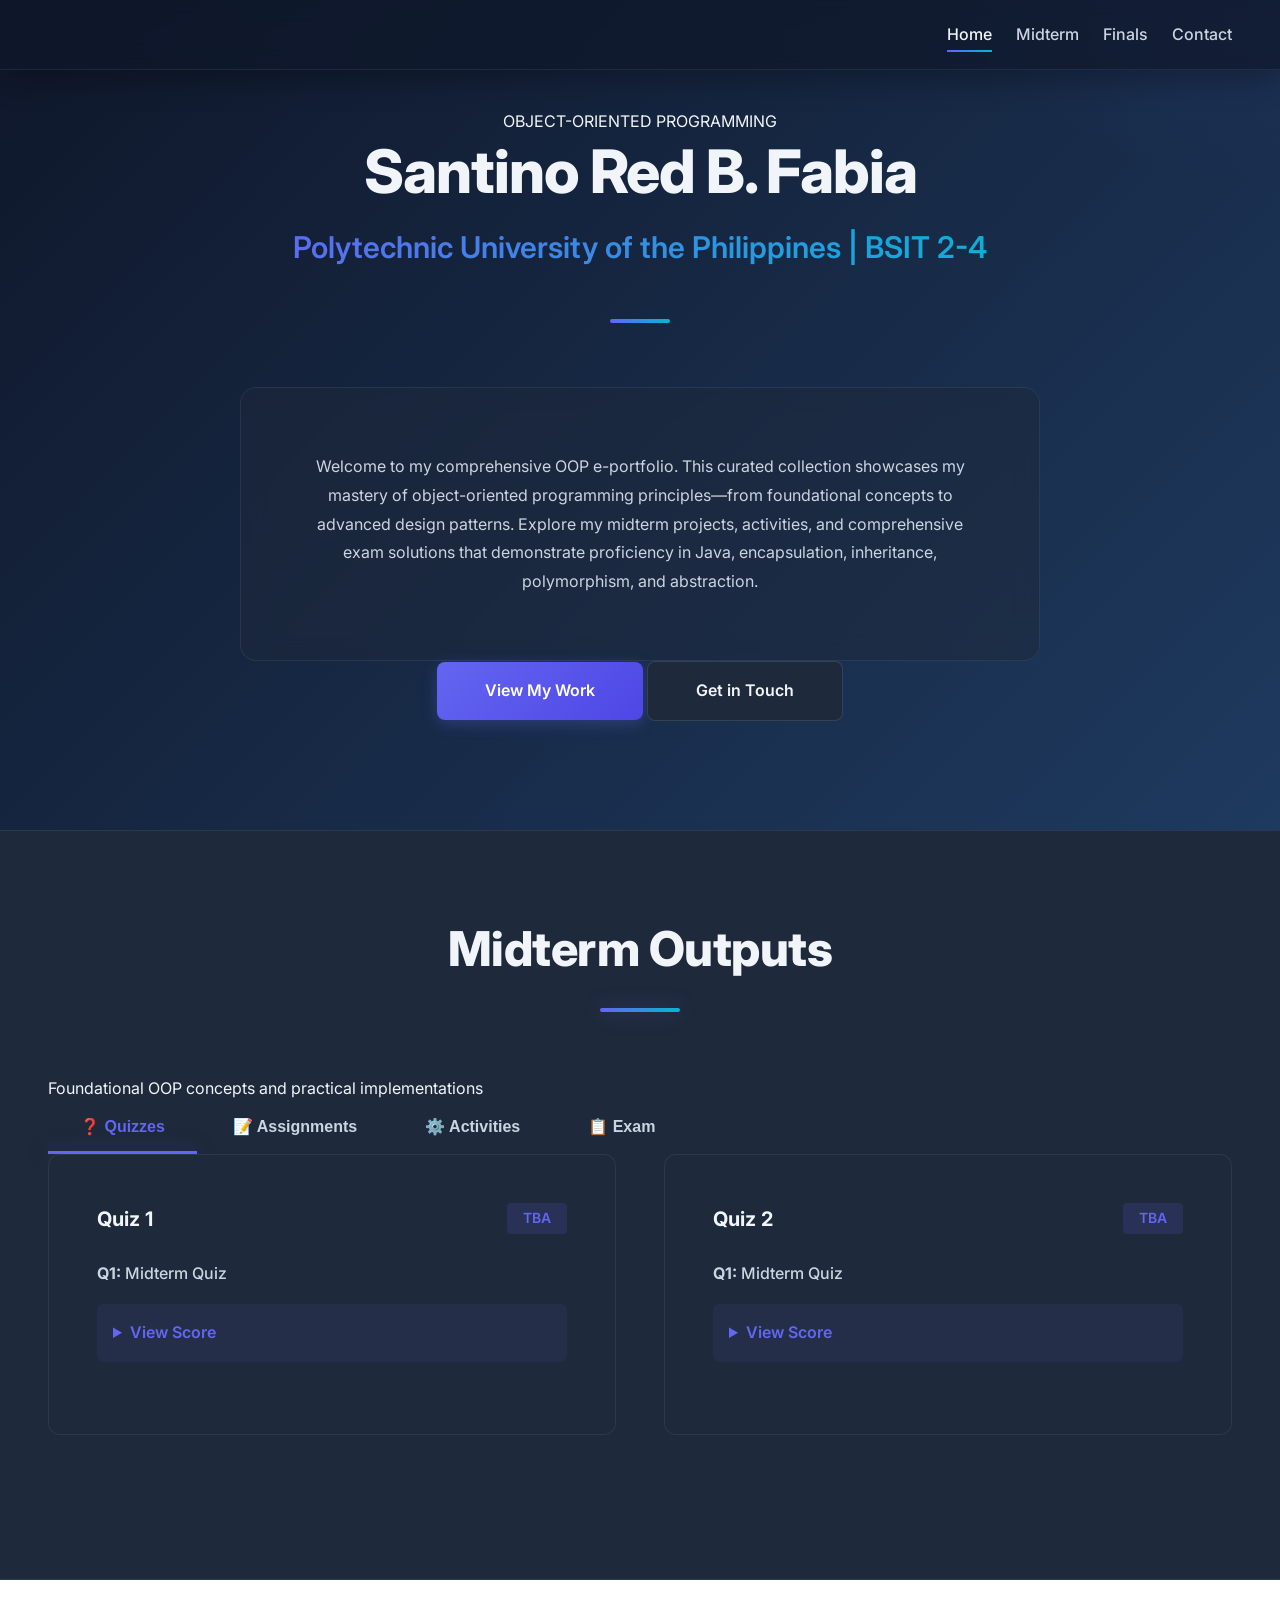
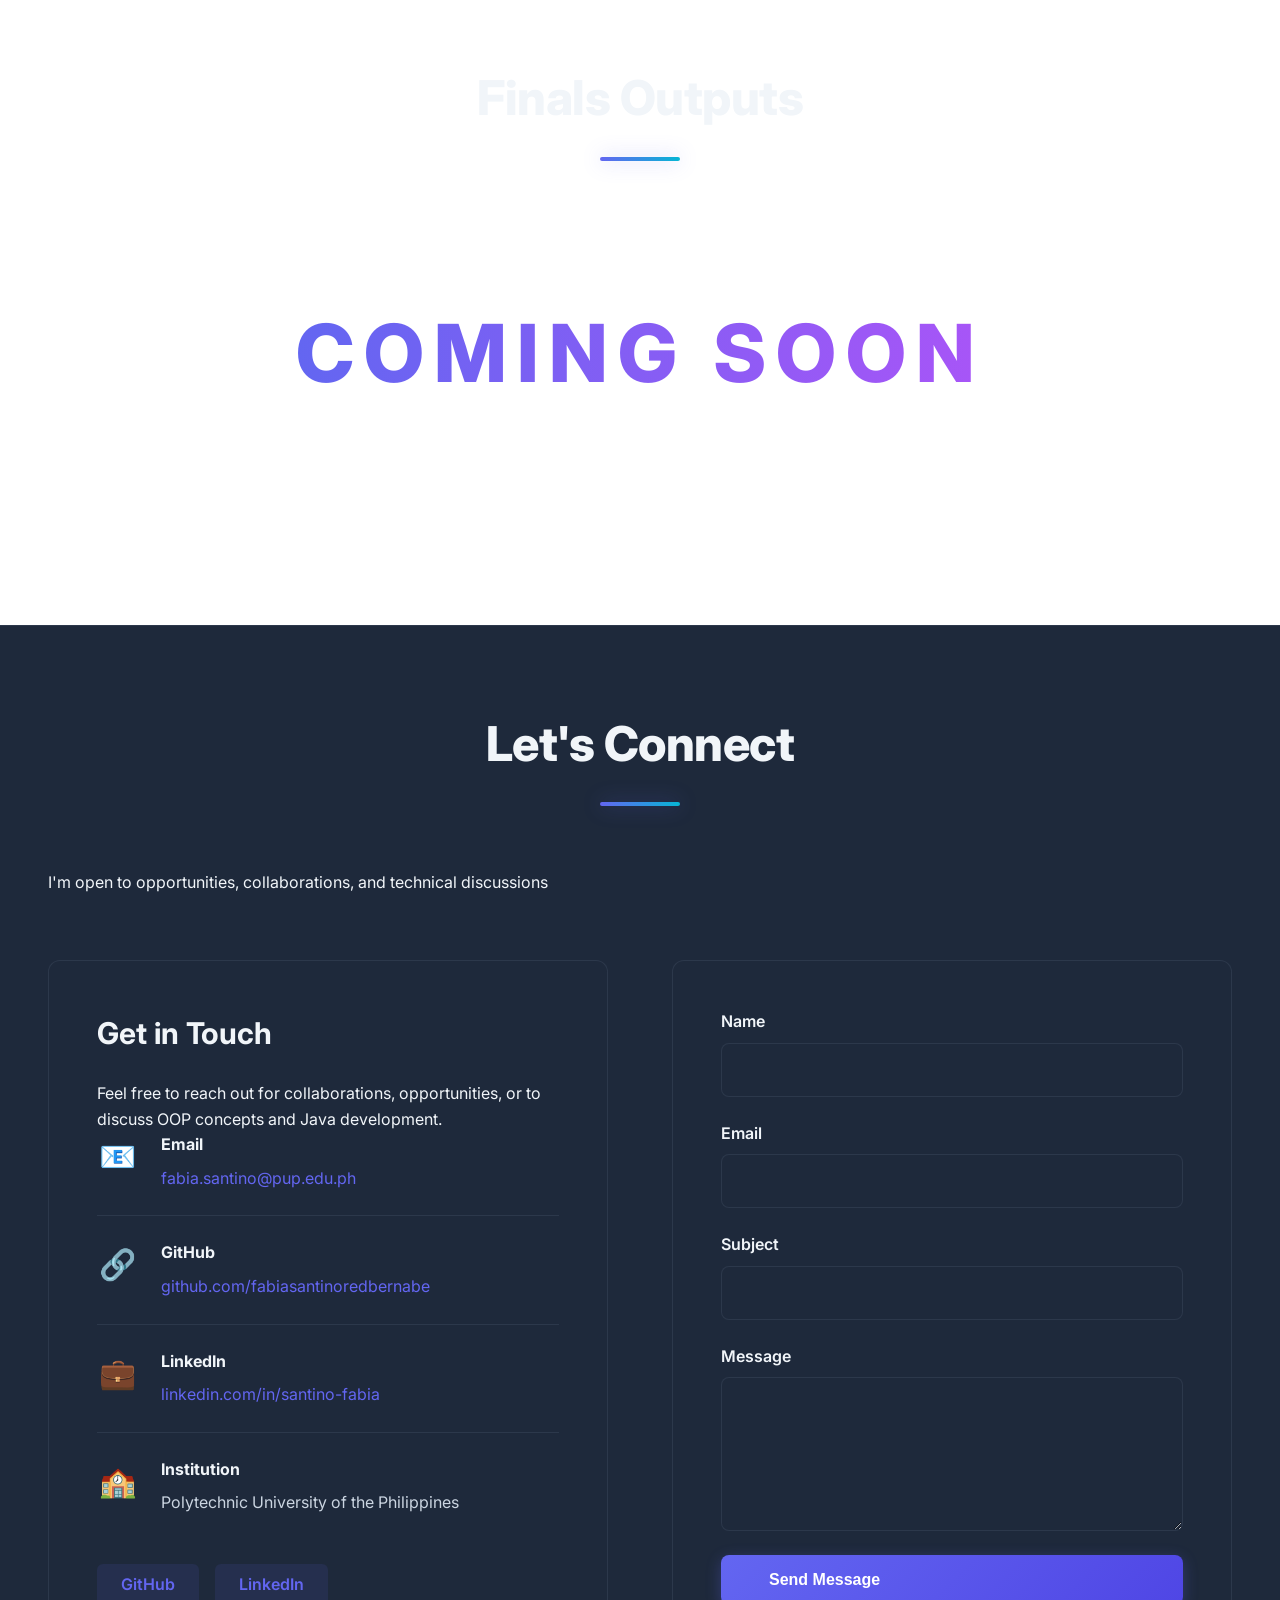
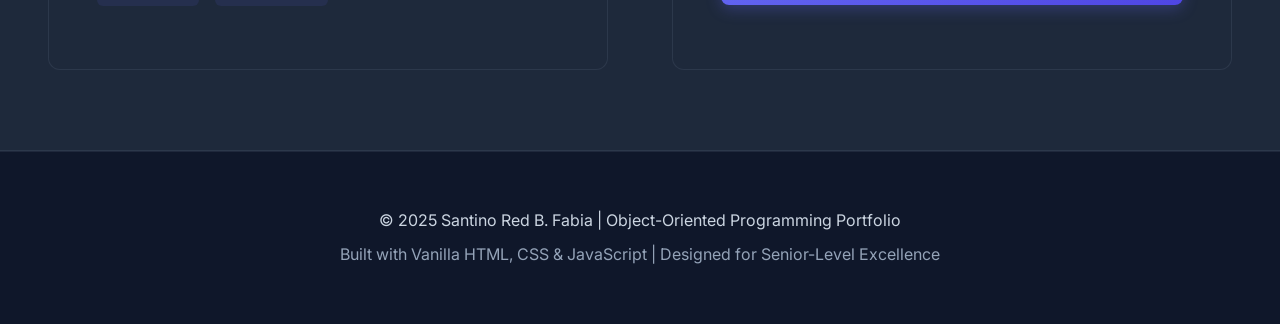
<file: index.html>
<!DOCTYPE html>
<html lang="en">
<head>
    <meta charset="UTF-8">
    <meta name="viewport" content="width=device-width, initial-scale=1.0">
    <title>Santino Red B. Fabia | Senior OOP Portfolio</title>
    <link rel="stylesheet" href="cssweb.css">
    <link rel="preconnect" href="https://fonts.googleapis.com">
    <link rel="preconnect" href="https://fonts.gstatic.com" crossorigin>
    <link href="https://fonts.googleapis.com/css2?family=Inter:wght@300;400;500;600;700;800&family=JetBrains+Mono:wght@400;500;600&display=swap" rel="stylesheet">
</head>
<body>
    <!-- Scroll Progress Bar -->
    <div class="scroll-progress" id="scrollProgress"></div>

    <!-- Navigation -->
    <nav class="navbar" id="navbar">
        <div class="nav-container">
            <a href="#home" class="nav-logo"></a>
            
            <button class="nav-toggle" id="navToggle" aria-label="Toggle navigation">
                <span class="hamburger-line"></span>
                <span class="hamburger-line"></span>
                <span class="hamburger-line"></span>
            </button>
            
            <ul class="nav-menu" id="navMenu">
                <li><a href="#home" class="nav-link active">Home</a></li>
                <li><a href="#midterm" class="nav-link">Midterm</a></li>
                <li><a href="#final" class="nav-link">Finals</a></li>
                <li><a href="#contact" class="nav-link">Contact</a></li>
            </ul>
        </div>
    </nav>

    <!-- Hero Section -->
    <section id="home" class="section hero">
        <div class="container">
            <div class="hero-content">
                <div class="hero-badge">OBJECT-ORIENTED PROGRAMMING</div>
                <h1 class="hero-title">Santino Red B. Fabia</h1>
                <p class="hero-subtitle">Polytechnic University of the Philippines | BSIT 2-4</p>
                
                <div class="hero-divider"></div>
                
                <div class="intro-card">
                    <p class="intro-text">
                        Welcome to my comprehensive OOP e-portfolio. This curated collection showcases my mastery of object-oriented programming principles—from foundational concepts to advanced design patterns. Explore my midterm projects, activities, and comprehensive exam solutions that demonstrate proficiency in Java, encapsulation, inheritance, polymorphism, and abstraction.
                    </p>
                </div>

                <div class="hero-cta">
                    <a href="#midterm" class="btn btn-primary">View My Work</a>
                    <a href="#contact" class="btn btn-secondary">Get in Touch</a>
                </div>

            </div>
        </div>
    </section>

    <!-- Midterm Section -->
    <section id="midterm" class="section section-midterm">
        <div class="container">
            <div class="section-header">
                <h2 class="section-title">Midterm Outputs</h2>
                <p class="section-subtitle">Foundational OOP concepts and practical implementations</p>
            </div>

            <!-- Tabs Navigation -->
            <div class="tabs-container">
                <div class="tabs-nav" role="tablist">
                    <button class="tab-btn active" data-tab="quizzes" role="tab" aria-selected="true" aria-controls="quizzes">
                        <span class="tab-icon">❓</span>
                        Quizzes
                    </button>
                    <button class="tab-btn" data-tab="assignments" role="tab" aria-selected="false" aria-controls="assignments">
                        <span class="tab-icon">📝</span>
                        Assignments
                    </button>
                    <button class="tab-btn" data-tab="activities" role="tab" aria-selected="false" aria-controls="activities">
                        <span class="tab-icon">⚙️</span>
                        Activities
                    </button>
                    <button class="tab-btn" data-tab="exam" role="tab" aria-selected="false" aria-controls="exam">
                        <span class="tab-icon">📋</span>
                        Exam
                    </button>
                </div>

                <!-- Quizzes Tab -->
                <div id="quizzes" class="tab-content active" role="tabpanel" aria-labelledby="quizzes">
                    <div class="content-grid">
                        <article class="card card-quiz">
                            <div class="card-header">
                                <h3 class="card-title">Quiz 1</h3>
                                <span class="card-badge">TBA</span>
                            </div>
                            
                            <div class="qa-container">
                                <div class="qa-item">
                                    <p class="qa-question"><strong>Q1:</strong> Midterm Quiz</p>
                                    <details class="qa-details">
                                        <summary>View Score</summary>
                                        <div class="qa-answer">
                                            <p><strong>Score: 0/30</strong></p>
                                        </div>
                                    </details>
                                </div>
                            </div>
                        </article>

                        <article class="card card-quiz">
                            <div class="card-header">
                                <h3 class="card-title">Quiz 2</h3>
                                <span class="card-badge">TBA</span>
                            </div>
                            
                            <div class="qa-container">
                                <div class="qa-item">
                                    <p class="qa-question"><strong>Q1:</strong> Midterm Quiz</p>
                                    <details class="qa-details">
                                        <summary>View Score</summary>
                                        <div class="qa-answer">
                                            <p><strong>Score: 0/30</strong></p>
                                        </div>
                                    </details>
                                </div>
                            </div>
                        </article>
                    </div>
                </div>

                <!-- Assignments Tab -->
                <div id="assignments" class="tab-content" role="tabpanel" aria-labelledby="assignments">
                    <div class="content-grid">
                        <article class="card card-assignment">
                            <div class="card-header">
                                <h3 class="card-title">Assignment 1: Introduction to Java</h3>
                                <span class="card-badge">Implementation</span>
                            </div>
                            
                            <p class="card-description"><strong>Task:</strong> Tackle the different questions as you venture to understand the world of java.</p>
                            
                            <div class="image-preview-container">
                                <div class="image-preview-wrapper">
                                    <img src="MA1p1.png" class="image-preview" alt="Assignment preview">
                                </div>
                                <div class="image-preview-wrapper">
                                    <img src="MA1p2.png" class="image-preview" alt="Assignment preview">
                                </div>
                                <div class="image-preview-wrapper">
                                    <img src="Ma1p3.png" class="image-preview" alt="Assignment preview">
                                </div>
                            </div>

                            <div class="file-status-container" id="fileStatusContainer" style="display: none;">
                                <div class="file-info">
                                    <span class="file-icon">📎</span>
                                    <div class="file-details">
                                        <p class="file-name" id="fileName"></p>
                                        <p class="file-size" id="fileSize"></p>
                                    </div>
                                </div>
                                <button type="button" class="btn-icon btn-remove-file" id="removeFileBtn" aria-label="Remove file">
                                    <span>✕</span>
                                </button>
                            </div>
                            
                            <div class="explanation-box">
                                <h4>Reflection</h4>
                                <ul class="concept-list">
                                    <li><strong></strong> Researching and analyzing my findings about the different traits and uses of java in our industry makes it more enjoyable and fun to look forward to what im going to learn in this course.</li>
                                </ul>
                            </div>
                        </article>

                        <article class="card card-assignment">
                            <div class="card-header">
                                <h3 class="card-title">Assignment 2: About Me</h3>
                                <span class="card-badge">Advanced</span>
                            </div>
                            
                            <p class="card-description"><strong>Task:</strong> Make an Introduction of yourself using the template provided.</p>
                            
                            <div class="image-preview-container">
                                <div class="image-preview-wrapper">
                                    <img src="AM.png" class="image-preview" alt="Assignment preview">
                                </div>
                            </div>

                            <div class="file-status-container" id="fileStatusContainer2" style="display: none;">
                                <div class="file-info">
                                    <span class="file-icon">📎</span>
                                    <div class="file-details">
                                        <p class="file-name" id="fileName2"></p>
                                        <p class="file-size" id="fileSize2"></p>
                                    </div>
                                </div>
                                <button type="button" class="btn-icon btn-remove-file" aria-label="Remove file">
                                    <span>✕</span>
                                </button>
                            </div>
                            
                            <div class="explanation-box">
                                <h4>Reflection</h4>
                                <ul class="concept-list">
                                    <li><strong></strong> Reflecting on three personal adjectives and my goals for the year gave me a great opportunity to hit the reset button. It was a helpful way to check in with myself and look forward to the months ahead.</li>
                                </ul>
                            </div>
                        </article>
                    </div>
                </div>

                <!-- Activities Tab -->
                <div id="activities" class="tab-content" role="tabpanel" aria-labelledby="activities">
                    <div class="activities-grid">
                        <!-- Activity 1 -->
                        <article class="card card-activity">
                            <div class="card-header">
                                <h3 class="card-title">Midterm Activity 1: Variables</h3>
                                <span class="card-badge">Lesson 1</span>
                            </div>
                            
                            <p class="card-description">Instruction:</p>
                            <p class="card-description">• Carefully analyze the given Java program.</p>
                            <p class="card-description">• Trace the references and memory changes step-by-step.</p>
                            <p class="card-description">• Complete all required tables and questions.</p>
                            <p class="card-description">• Show your logical reasoning where necessary.</p>
                            <p class="card-description">• Write your answers in a yellow paper (handwritten).</p>
                            <p class="card-description">• Take a clear photo or scan of your work.</p>
                            <p class="card-description">• Upload your file in Canvas on or before the deadline.</p>
                            <p class="card-description">• Submission Format: Section_LastName_FirstName_CodeAnalysisActivity#1.pdf </p>

                            <div class="image-preview-container">
                                <div class="image-preview-wrapper">
                                    <img src="MAC1p1.png" class="image-preview" alt="Assignment preview">
                                </div>
                                <div class="image-preview-wrapper">
                                    <img src="MAC1p2.png" class="image-preview" alt="Assignment preview">
                                </div>
                            </div>
                            
                            <div class="explanation-box">
                                <h4>Reflection</h4>
                                <ul class="concept-list">
                                    <li><strong>Learning about variables in OOP made me realize how important they are in organizing data inside a program. I learned that variables inside a class (fields or attributes) represent the state of an object, and they help define what an object "knows" about itself.</strong></li>
                                </ul>
                            </div>
                        </article>

                        <!-- Activity 2 -->
                        <article class="card card-activity">
                            <div class="card-header">
                                <h3 class="card-title">Midterm Activity 2: Operators</h3>
                                <span class="card-badge">Lesson 2</span>
                            </div>
                            
                            <p class="card-description">Instructions:</p>
                            <p class="card-description">1. Create a Java program based on the questions.</p>
                            <p class="card-description">2. Follow the exact required output shown in the question.</p>
                            <p class="card-description">3. You must use the specific operator required in each number.</p>
                            <p class="card-description">4. Do NOT hardcode the final answers (e.g., System.out.println(86); without computation is not allowed).</p>
                            <p class="card-description">5. Show proper use of variables and correct operator usage.</p>
                            <p class="card-description">6. Follow proper Java syntax, indentation, and naming conventions.</p>
                            <p class="card-description">7. Use System.out.println() for displaying output.</p>
                            <p class="card-description">8. Screenshot the code and the output.</p>
                            <p class="card-description">9. Compile and run your program to verify correctness before submission.</p>
                            <p class="card-description">10. Submission Format: Section_LastName_FirstName_OperatorsActivity#2.pdf</p>

                            <div class="image-preview-container">
                                <div class="image-preview-wrapper">
                                    <img src="MAC2p1.png" class="image-preview" alt="Assignment preview">
                                </div>
                                <div class="image-preview-wrapper">
                                    <img src="MAC2p2.png" class="image-preview" alt="Assignment preview">
                                </div>
                            </div>
                         
                            <div class="explanation-box">
                                <h4>Reflections</h4>
                                <ul class="concept-list">
                                    <li><strong>In this lesson about operators in Java within Object-Oriented Programming, I learned how different types of operators such as arithmetic, relational, logical, and assignment operators are used to perform operations on variables and control program flow. I realized that operators are essential in implementing logic inside methods and classes, making programs more dynamic and functional.</strong></li>
                                </ul>
                            </div>
                        </article>

                        <!-- Activity 3 -->
                        <article class="card card-activity">
                            <div class="card-header">
                                <h3 class="card-title">Midterm Activity 3: ATM with Transfer Feature</h3>
                                <span class="card-badge">Lesson 3</span>
                            </div>

                            <p class="card-description">Program Requirements</p>
                            <p class="card-description">1. Create a Java program named ATMWithdrawalLimit.</p>
                            <p class="card-description">2. Assume the initial balance is 9,000 pesos.</p>
                            <p class="card-description">===== ATM MENU ===== 1. Check Balance &nbsp; 2. Deposit &nbsp; 3. Withdraw &nbsp; 4. Exit</p>
                            <p class="card-description">Withdrawal Rules: Maximum withdrawal per transaction: 3,000 pesos. If exceeded, display: Withdrawal Limit Exceeded.</p>
                            <p class="card-description">Use: if-else statements, switch statement, do-while loop.</p>

                            <div class="image-preview-container">
                                <div class="image-preview-wrapper">
                                    <img src="MAC3p1.png" class="image-preview" alt="Assignment preview">
                                </div>
                                <div class="image-preview-wrapper">
                                    <img src="MAC3p2.png" class="image-preview" alt="Assignment preview">
                                </div>
                            </div>

                            <div class="explanation-box">
                                <h4>Reflections</h4>
                                <ul class="concept-list">
                                    <li><strong>In this lesson, I learned how control flow statements like if-else, switch, and do-while loops help manage the behavior of a Java program. The if-else statement allows me to make decisions based on conditions, while the switch statement provides a cleaner way to handle multiple possible values of a variable. I also learned that the do-while loop ensures that a block of code runs at least once before checking the condition, which is useful in certain situations. Overall, these concepts improved my understanding of how to control the flow of execution and make programs more interactive and logical.</strong></li>
                                </ul>
                            </div>
                        </article>

                        <!-- Activity 4 -->
                        <article class="card card-activity">
                            <div class="card-header">
                                <h3 class="card-title">Midterm Activity 4: Student Library Borrowing System with Penalty Counter</h3>
                                <span class="card-badge">Lesson 4</span>
                            </div>

                            <p class="card-description">Objective: Create a Java program that simulates a student payment system using decision structures, loops, and user-defined validation.</p>
                            <p class="card-description">1. Create a Java program named StudentPaymentSystemLastName.</p>
                            <p class="card-description">2. Ask the user to input: Student Name, Student ID, Total Tuition Fee.</p>
                            <p class="card-description">3. Display the ===== PAYMENT MENU ===== with options: 1. Pay Tuition &nbsp; 2. Check Balance &nbsp; 3. Apply Discount &nbsp; 4. Exit</p>
                            <p class="card-description">General Rules: Use switch statement for menu options, do-while loop until Exit, nested if statements for validation, and a counter variable to track transactions.</p>
                            <p class="card-description">Additional Conditions: Prevent negative balance, prevent multiple discount applications, show "No remaining balance" if fully paid.</p>

                            <div class="image-preview-container">
                                <div class="image-preview-wrapper">
                                    <img src="MAC4p1.png" class="image-preview" alt="Assignment preview">
                                </div>
                                <div class="image-preview-wrapper">
                                    <img src="MAC4p2.png" class="image-preview" alt="Assignment preview">
                                </div>
                            </div>

                            <div class="explanation-box">
                                <h4>Reflections</h4>
                                <ul class="concept-list">
                                    <li><strong>In this lesson, I learned how to combine different control structures to create a more functional and user-friendly payment system program. Using a switch statement to process menu options made the program more organized and easier to manage. The do-while loop helped ensure that the program continues running until the user chooses to exit, making it more interactive. I also understood how nested if statements are useful for validating user input and handling different conditions properly. Additionally, using a counter variable allowed me to track the number of transactions, which adds more control and monitoring to the program. Overall, this lesson strengthened my ability to design structured and efficient programs.</strong></li>
                                </ul>
                            </div>
                        </article>

                        <!-- Activity 5 -->
                        <article class="card card-activity">
                            <div class="card-header">
                                <h3 class="card-title">Midterm Activity 5: Personal Expense Tracker</h3>
                                <span class="card-badge">Lesson 5</span>
                            </div>

                            <p class="card-description">Instructions:</p>
                            <p class="card-description">1. Create a Java program named ExpenseTrackerLastName.</p>
                            <p class="card-description">2. Implement the following methods: a void method for the program title; a non-void method to calculate total expenses (food, transportation, other); a non-void method to check if total exceeds budget; a void method to display total and budget status.</p>
                            <p class="card-description">3. In the main method, call all created methods and display the final output clearly.</p>
                            <p class="card-description">4. Use appropriate method names, parameters, and return types.</p>
                            <p class="card-description">5. Add at least TWO enhancements: accept user input, add another expense category, compute remaining budget, or display a personalized message.</p>
                            <p class="card-description">6. Ensure your program compiles without errors and produces correct output.</p>

                            <div class="image-preview-container">
                                <div class="image-preview-wrapper">
                                    <img src="MAC5p1.png" class="image-preview" alt="Assignment preview">
                                </div>
                                <div class="image-preview-wrapper">
                                    <img src="MAC5p2.png" class="image-preview" alt="Assignment preview">
                                </div>
                            </div>

                            </div>

                            <div class="explanation-box">
                                <h4>Reflections</h4>
                                <ul class="concept-list">
                                    <li><strong>I learned about methods in Java, including the difference between void and non-void methods. A void method performs a task without returning a value, while a non-void method returns a result that can be used in other parts of the program. I also understood the importance of method names, which should clearly describe the purpose of the method, as well as parameters that allow data to be passed into a method. Learning about return types helped me see how methods can produce outputs and make programs more modular and reusable. Overall, this lesson improved my understanding of how to organize code using methods in Object-Oriented Programming.</strong></li>
                                </ul>
                            </div>
                        </article>
                    </div>
                </div>

                <!-- Exam Tab -->
                <div id="exam" class="tab-content" role="tabpanel" aria-labelledby="exam">
                    <article class="card card-exam">
                        <div class="card-header">
                            <h3 class="card-title">Midterm Exam</h3>
                            <span class="card-badge">Comprehensive</span>
                        </div>
                        
                        <p class="card-description">Scores are to be released yet.</p>
                        <p class="card-description">-/100</p>
                        
                        <div class="reflection-box">
                            <h4>Exam Overview & Analysis</h4>
                            <p>This midterm examination challenged me to synthesize multiple OOP concepts into a cohesive, real-world understanding. Key accomplishments include:</p>
                            <ul class="concept-list">
                                <li><strong>Conceptual Mastery:</strong> Deep understanding of encapsulation, inheritance, polymorphism, and abstraction</li>
                                <li><strong>Practical Application:</strong> Ability to design and implement complex class hierarchies</li>
                                <li><strong>Problem Solving:</strong> Critical thinking in addressing design challenges</li>
                                <li><strong>Code Quality:</strong> Writing clean, maintainable, and efficient solutions</li>
                                <li><strong>Design Patterns:</strong> Recognition and implementation of common OOP patterns</li>
                                <li><strong>Best Practices:</strong> Following industry-standard conventions and methodologies</li>
                            </ul>
                            <p><strong>Key Takeaways:</strong> This examination reinforced the importance of understanding not just syntax, but the philosophical underpinnings of object-oriented design. The ability to model real-world entities as classes and establish meaningful relationships between them is fundamental to writing professional-grade software.</p>
                        </div>
                    </article>
                </div>
            </div>
        </div>
    </section>

    <!-- Finals Section -->
    <section id="final" class="section section-final">
        <div class="container">
            <h2 class="section-title">Finals Outputs</h2>
            
            <div class="coming-soon-container">
                <div class="coming-soon-card">
                    <h1 class="big-coming-soon">COMING SOON</h1>
                </div>
            </div>
        </div>
    </section>

    <!-- Contact Section -->
    <section id="contact" class="section section-contact">
        <div class="container">
            <div class="section-header">
                <h2 class="section-title">Let's Connect</h2>
                <p class="section-subtitle">I'm open to opportunities, collaborations, and technical discussions</p>
            </div>

            <div class="contact-grid">
                <div class="contact-info-card">
                    <h3>Get in Touch</h3>
                    <p>Feel free to reach out for collaborations, opportunities, or to discuss OOP concepts and Java development.</p>
                    
                    <div class="contact-items">
                        <div class="contact-item">
                            <span class="contact-icon">📧</span>
                            <div>
                                <strong>Email</strong>
                                <a href="mailto:fabia.santino@pup.edu.ph">fabia.santino@pup.edu.ph</a>
                            </div>
                        </div>
                        
                        <div class="contact-item">
                            <span class="contact-icon">🔗</span>
                            <div>
                                <strong>GitHub</strong>
                                <a href="https://github.com" target="_blank" rel="noopener noreferrer">github.com/fabiasantinoredbernabe</a>
                            </div>
                        </div>
                        
                        <div class="contact-item">
                            <span class="contact-icon">💼</span>
                            <div>
                                <strong>LinkedIn</strong>
                                <a href="https://linkedin.com" target="_blank" rel="noopener noreferrer">linkedin.com/in/santino-fabia</a>
                            </div>
                        </div>
                        
                        <div class="contact-item">
                            <span class="contact-icon">🏫</span>
                            <div>
                                <strong>Institution</strong>
                                <p>Polytechnic University of the Philippines</p>
                            </div>
                        </div>
                    </div>

                    <div class="social-links">
                        <a href="https://github.com" class="social-icon" aria-label="GitHub" target="_blank" rel="noopener noreferrer">
                            <span>GitHub</span>
                        </a>
                        <a href="https://linkedin.com" class="social-icon" aria-label="LinkedIn" target="_blank" rel="noopener noreferrer">
                            <span>LinkedIn</span>
                        </a>
                    </div>
                </div>

                <form class="contact-form" id="contactForm" aria-label="Contact form">
                    <div class="form-group">
                        <label for="name">Name</label>
                        <input type="text" id="name" name="name" required aria-required="true">
                    </div>
                    
                    <div class="form-group">
                        <label for="email">Email</label>
                        <input type="email" id="email" name="email" required aria-required="true">
                    </div>
                    
                    <div class="form-group">
                        <label for="subject">Subject</label>
                        <input type="text" id="subject" name="subject" required aria-required="true">
                    </div>
                    
                    <div class="form-group">
                        <label for="message">Message</label>
                        <textarea id="message" name="message" rows="6" required aria-required="true"></textarea>
                    </div>
                    
                    <button type="submit" class="btn btn-primary btn-full">Send Message</button>
                    <p class="form-note" id="formNote"></p>
                </form>
            </div>
        </div>
    </section>

    <!-- Footer -->
    <footer class="footer">
        <div class="container">
            <div class="footer-content">
                <p>&copy; 2025 Santino Red B. Fabia | Object-Oriented Programming Portfolio</p>
                <p class="footer-note">Built with Vanilla HTML, CSS & JavaScript | Designed for Senior-Level Excellence</p>
            </div>
        </div>
    </footer>

    <script src="jsweb.js"></script>
</body>
</html>
</file>
<file: cssweb.css>
/* ========================================
   MODERN DARK THEME - SENIOR PROFESSIONAL
   Design System: Slate, Charcoal, Electric Indigo
   ======================================== */

:root {
    /* Color Palette */
    --color-bg-primary: #0f172a;
    --color-bg-secondary: #1a2847;
    --color-bg-tertiary: #1e3a5f;
    --color-surface: #1e293b;
    --color-surface-hover: #334155;
    
    --color-primary: #6366f1;
    --color-primary-light: #818cf8;
    --color-primary-dark: #4f46e5;
    
    --color-accent: #06b6d4;
    --color-accent-light: #22d3ee;
    
    --color-text-primary: #f1f5f9;
    --color-text-secondary: #cbd5e1;
    --color-text-tertiary: #94a3b8;
    
    --color-border: rgba(148, 163, 184, 0.12);
    --color-border-light: rgba(148, 163, 184, 0.2);
    
    --color-success: #10b981;
    --color-warning: #f59e0b;
    --color-error: #ef4444;
    
    /* Spacing Scale */
    --space-xs: 0.25rem;
    --space-sm: 0.5rem;
    --space-md: 1rem;
    --space-lg: 1.5rem;
    --space-xl: 2rem;
    --space-2xl: 3rem;
    --space-3xl: 4rem;
    --space-4xl: 5rem;
    
    /* Typography */
    --font-sans: 'Inter', -apple-system, BlinkMacSystemFont, 'Segoe UI', sans-serif;
    --font-mono: 'JetBrains Mono', 'Fira Code', 'Courier New', monospace;
    
    /* Font Sizes - Fluid Typography */
    --text-xs: clamp(0.75rem, 2vw, 0.875rem);
    --text-sm: clamp(0.875rem, 2.5vw, 1rem);
    --text-base: clamp(1rem, 3vw, 1.125rem);
    --text-lg: clamp(1.125rem, 3.5vw, 1.25rem);
    --text-xl: clamp(1.25rem, 4vw, 1.5rem);
    --text-2xl: clamp(1.5rem, 5vw, 1.875rem);
    --text-3xl: clamp(1.875rem, 6vw, 2.25rem);
    --text-4xl: clamp(2.25rem, 7vw, 3rem);
    --text-5xl: clamp(3rem, 10vw, 3.75rem);
    
    /* Effects */
    --shadow-sm: 0 1px 2px 0 rgba(0, 0, 0, 0.05);
    --shadow-md: 0 4px 6px -1px rgba(0, 0, 0, 0.1);
    --shadow-lg: 0 10px 15px -3px rgba(0, 0, 0, 0.1);
    --shadow-xl: 0 20px 25px -5px rgba(0, 0, 0, 0.1);
    --shadow-2xl: 0 25px 50px -12px rgba(0, 0, 0, 0.25);
    
    --blur-sm: blur(4px);
    --blur-md: blur(12px);
    --blur-lg: blur(20px);
    
    /* Transitions */
    --transition-fast: 150ms cubic-bezier(0.4, 0, 0.2, 1);
    --transition-base: 300ms cubic-bezier(0.4, 0, 0.2, 1);
    --transition-slow: 500ms cubic-bezier(0.4, 0, 0.2, 1);
    
    /* Z-index Scale */
    --z-base: 0;
    --z-dropdown: 100;
    --z-sticky: 200;
    --z-modal: 1000;
    
    /* Scroll Progress */
    --scroll-progress: 0%;
}

* {
    margin: 0;
    padding: 0;
    box-sizing: border-box;
}

html {
    scroll-behavior: smooth;
    scrollbar-width: thin;
    scrollbar-color: var(--color-primary) transparent;
}

html::-webkit-scrollbar {
    width: 8px;
}

html::-webkit-scrollbar-track {
    background: transparent;
}

html::-webkit-scrollbar-thumb {
    background: var(--color-primary);
    border-radius: 4px;
}

html::-webkit-scrollbar-thumb:hover {
    background: var(--color-primary-light);
}

body {
    font-family: var(--font-sans);
    line-height: 1.6;
    color: var(--color-text-primary);
    background: linear-gradient(135deg, var(--color-bg-primary) 0%, var(--color-bg-secondary) 100%);
    background-attachment: fixed;
    overflow-x: hidden;
}

/* ========================================
   SCROLL PROGRESS BAR
   ======================================== */
.scroll-progress-bar {
    position: fixed;
    top: 0;
    left: 0;
    height: 3px;
    background: linear-gradient(90deg, var(--color-primary), var(--color-accent));
    width: var(--scroll-progress);
    transition: width var(--transition-fast) linear;
    z-index: 9999;
    box-shadow: 0 0 20px rgba(99, 102, 241, 0.5);
}

/* ========================================
   NAVBAR - GLASSMORPHISM
   ======================================== */
.navbar {
    position: fixed;
    top: 0;
    left: 0;
    right: 0;
    height: 70px;
    background: rgba(15, 23, 42, 0.7);
    backdrop-filter: var(--blur-md);
    border-bottom: 1px solid var(--color-border);
    display: flex;
    align-items: center;
    z-index: var(--z-sticky);
    box-shadow: 0 8px 32px rgba(0, 0, 0, 0.3);
}

.nav-container {
    display: flex;
    justify-content: space-between;
    align-items: center;
    width: 100%;
    max-width: 1400px;
    margin: 0 auto;
    padding: 0 var(--space-2xl);
}

.nav-logo {
    display: flex;
    align-items: center;
    gap: var(--space-md);
    font-size: var(--text-xl);
    font-weight: 700;
    color: var(--color-text-primary);
    text-decoration: none;
    letter-spacing: -0.5px;
    transition: color var(--transition-base);
}

.nav-logo:hover {
    color: var(--color-primary);
}

.nav-logo-icon {
    width: 32px;
    height: 32px;
    background: linear-gradient(135deg, var(--color-primary), var(--color-accent));
    border-radius: 8px;
    display: flex;
    align-items: center;
    justify-content: center;
    font-weight: 800;
    font-size: var(--text-sm);
}

.nav-menu {
    display: flex;
    list-style: none;
    gap: var(--space-lg);
}

.nav-link {
    position: relative;
    color: var(--color-text-secondary);
    text-decoration: none;
    font-size: var(--text-sm);
    font-weight: 500;
    padding: var(--space-sm) 0;
    transition: color var(--transition-base);
}

.nav-link::after {
    content: '';
    position: absolute;
    bottom: 0;
    left: 0;
    width: 0;
    height: 2px;
    background: linear-gradient(90deg, var(--color-primary), var(--color-accent));
    transition: width var(--transition-base);
}

.nav-link:hover,
.nav-link.active {
    color: var(--color-text-primary);
}

.nav-link.active::after,
.nav-link:hover::after {
    width: 100%;
}

.nav-theme-toggle {
    display: flex;
    align-items: center;
    justify-content: center;
    width: 40px;
    height: 40px;
    background: var(--color-surface);
    border: 1px solid var(--color-border);
    border-radius: 8px;
    cursor: pointer;
    transition: all var(--transition-base);
    color: var(--color-text-secondary);
}

.nav-theme-toggle:hover {
    background: var(--color-surface-hover);
    color: var(--color-primary);
}

.nav-toggle {
    display: none;
    flex-direction: column;
    gap: 6px;
    cursor: pointer;
    background: none;
    border: none;
    padding: var(--space-sm);
}

.nav-toggle span {
    width: 24px;
    height: 2px;
    background: var(--color-text-primary);
    border-radius: 2px;
    transition: all var(--transition-base);
}

.nav-toggle.active span:nth-child(1) {
    transform: rotate(45deg) translateY(10px);
}

.nav-toggle.active span:nth-child(2) {
    opacity: 0;
}

.nav-toggle.active span:nth-child(3) {
    transform: rotate(-45deg) translateY(-10px);
}

/* ========================================
   HERO SECTION
   ======================================== */
.hero {
    margin-top: 70px;
    min-height: calc(100vh - 70px);
    display: flex;
    align-items: center;
    justify-content: center;
    padding: var(--space-3xl) var(--space-2xl);
    background: linear-gradient(135deg, var(--color-bg-primary) 0%, var(--color-bg-tertiary) 100%);
    position: relative;
    overflow: hidden;
}

.hero::before {
    content: '';
    position: absolute;
    top: -50%;
    right: -20%;
    width: 600px;
    height: 600px;
    background: radial-gradient(circle, rgba(99, 102, 241, 0.1) 0%, transparent 70%);
    border-radius: 50%;
    pointer-events: none;
}

.hero-content {
    max-width: 800px;
    text-align: center;
    animation: fadeInUp 1s ease-out;
    position: relative;
    z-index: 1;
}

.hero-title {
    font-size: var(--text-5xl);
    font-weight: 800;
    color: var(--color-text-primary);
    margin-bottom: var(--space-md);
    letter-spacing: -1px;
    line-height: 1.2;
}

.hero-subtitle {
    font-size: var(--text-2xl);
    background: linear-gradient(135deg, var(--color-primary), var(--color-accent));
    -webkit-background-clip: text;
    -webkit-text-fill-color: transparent;
    background-clip: text;
    margin-bottom: var(--space-md);
    font-weight: 600;
}

.hero-info {
    font-size: var(--text-lg);
    color: var(--color-text-secondary);
    margin-bottom: var(--space-2xl);
}

.hero-divider {
    width: 60px;
    height: 4px;
    background: linear-gradient(90deg, var(--color-primary), var(--color-accent));
    margin: var(--space-2xl) auto;
    border-radius: 2px;
}

.intro-card {
    background: rgba(30, 41, 59, 0.5);
    backdrop-filter: var(--blur-md);
    border: 1px solid var(--color-border);
    border-radius: 16px;
    padding: var(--space-3xl);
    margin-top: var(--space-3xl);
    animation: fadeInUp 1s ease-out 0.2s both;
}

.intro-card h2 {
    font-size: var(--text-2xl);
    margin-bottom: var(--space-lg);
    color: var(--color-text-primary);
}

.intro-card p {
    color: var(--color-text-secondary);
    line-height: 1.8;
    margin-bottom: var(--space-md);
}

.intro-card p:last-child {
    margin-bottom: 0;
}

/* ========================================
   BUTTONS & CTA
   ======================================== */
.btn {
    display: inline-flex;
    align-items: center;
    gap: var(--space-sm);
    padding: var(--space-md) var(--space-2xl);
    font-size: var(--text-sm);
    font-weight: 600;
    border: none;
    border-radius: 8px;
    cursor: pointer;
    transition: all var(--transition-base);
    text-decoration: none;
    position: relative;
    overflow: hidden;
}

.btn::before {
    content: '';
    position: absolute;
    top: 50%;
    left: 50%;
    width: 0;
    height: 0;
    background: rgba(255, 255, 255, 0.1);
    border-radius: 50%;
    transform: translate(-50%, -50%);
    transition: width var(--transition-base), height var(--transition-base);
    z-index: 0;
}

.btn:hover::before {
    width: 300px;
    height: 300px;
}

.btn-primary {
    background: linear-gradient(135deg, var(--color-primary), var(--color-primary-dark));
    color: white;
    box-shadow: 0 4px 15px rgba(99, 102, 241, 0.3);
}

.btn-primary:hover {
    transform: translateY(-2px);
    box-shadow: 0 8px 25px rgba(99, 102, 241, 0.5);
}

.btn-secondary {
    background: var(--color-surface);
    color: var(--color-text-primary);
    border: 1px solid var(--color-border-light);
}

.btn-secondary:hover {
    background: var(--color-surface-hover);
    border-color: var(--color-primary);
    color: var(--color-primary);
}

.btn-full {
    width: 100%;
}

/* ========================================
   ICON BUTTONS
   ======================================== */
.btn-icon {
    display: inline-flex;
    align-items: center;
    gap: var(--space-sm);
    padding: var(--space-sm) var(--space-lg);
    background: var(--color-primary);
    color: white;
    border: none;
    border-radius: 6px;
    font-size: var(--text-sm);
    font-weight: 500;
    cursor: pointer;
    transition: all var(--transition-base);
}

.btn-icon:hover {
    background: var(--color-primary-light);
    transform: translateY(-2px);
    box-shadow: 0 4px 12px rgba(99, 102, 241, 0.4);
}

.btn-replace {
    background: var(--color-accent);
}

.btn-replace:hover {
    background: var(--color-accent-light);
}

.btn-remove,
.btn-remove-file {
    background: var(--color-error);
}

.btn-remove:hover,
.btn-remove-file:hover {
    background: #dc2626;
}

/* ========================================
   SECTIONS
   ======================================== */
.section {
    padding: var(--space-4xl) var(--space-2xl);
    margin-top: 0;
}

.section:nth-child(even) {
    background: var(--color-surface);
    border-top: 1px solid var(--color-border);
    border-bottom: 1px solid var(--color-border);
}

.container {
    max-width: 1400px;
    margin: 0 auto;
}

.section-title {
    font-size: var(--text-4xl);
    font-weight: 800;
    color: var(--color-text-primary);
    margin-bottom: var(--space-3xl);
    text-align: center;
    position: relative;
    padding-bottom: var(--space-lg);
    letter-spacing: -0.5px;
}

.section-title::after {
    content: '';
    position: absolute;
    bottom: 0;
    left: 50%;
    transform: translateX(-50%);
    width: 80px;
    height: 4px;
    background: linear-gradient(90deg, var(--color-primary), var(--color-accent));
    border-radius: 2px;
    box-shadow: 0 0 20px rgba(99, 102, 241, 0.4);
}

/* ========================================
   TABS COMPONENT
   ======================================== */
.tabs {
    display: flex;
    gap: var(--space-sm);
    margin-bottom: var(--space-3xl);
    border-bottom: 1px solid var(--color-border);
    flex-wrap: wrap;
}

.tab-btn {
    padding: var(--space-md) var(--space-xl);
    background: none;
    border: none;
    border-bottom: 2px solid transparent;
    color: var(--color-text-secondary);
    font-size: var(--text-sm);
    font-weight: 600;
    cursor: pointer;
    transition: all var(--transition-base);
    position: relative;
}

.tab-btn:hover {
    color: var(--color-text-primary);
}

.tab-btn.active {
    color: var(--color-primary);
    border-bottom-color: var(--color-primary);
}

.tab-btn.active::after {
    content: '';
    position: absolute;
    bottom: -1px;
    left: 0;
    right: 0;
    height: 2px;
    background: var(--color-primary);
    box-shadow: 0 0 20px rgba(99, 102, 241, 0.5);
}

.tab-content {
    display: none;
    animation: fadeInUp var(--transition-base);
}

.tab-content.active {
    display: block;
}

/* ========================================
   GRID & CARDS
   ======================================== */
.content-grid {
    display: grid;
    grid-template-columns: repeat(auto-fit, minmax(500px, 1fr));
    gap: var(--space-2xl);
    margin-bottom: var(--space-3xl);
}

@media (max-width: 768px) {
    .content-grid {
        grid-template-columns: 1fr;
    }
}

.card {
    background: var(--color-surface);
    border: 1px solid var(--color-border);
    border-radius: 12px;
    padding: var(--space-2xl);
    transition: all var(--transition-base);
    position: relative;
    overflow: hidden;
}

.card::before {
    content: '';
    position: absolute;
    top: 0;
    left: 0;
    right: 0;
    height: 1px;
    background: linear-gradient(90deg, transparent, var(--color-primary), transparent);
    opacity: 0;
    transition: opacity var(--transition-base);
}

.card:hover {
    border-color: var(--color-primary);
    background: rgba(99, 102, 241, 0.05);
    transform: translateY(-4px);
    box-shadow: 0 20px 40px rgba(99, 102, 241, 0.1);
}

.card:hover::before {
    opacity: 1;
}

.card h4 {
    font-size: var(--text-lg);
    color: var(--color-text-primary);
    margin-bottom: var(--space-lg);
    font-weight: 700;
}

.card p {
    color: var(--color-text-secondary);
    margin-bottom: var(--space-md);
    line-height: 1.8;
}

.card-header {
    display: flex;
    justify-content: space-between;
    align-items: flex-start;
    gap: var(--space-lg);
    margin-bottom: var(--space-lg);
}

.card-title {
    font-size: var(--text-lg);
    font-weight: 700;
    color: var(--color-text-primary);
    margin: 0;
    flex: 1;
}

.card-badge {
    display: inline-block;
    padding: var(--space-xs) var(--space-md);
    background: rgba(99, 102, 241, 0.15);
    color: var(--color-primary);
    border-radius: 4px;
    font-size: var(--text-xs);
    font-weight: 600;
    white-space: nowrap;
}

.card-description {
    color: var(--color-text-secondary);
    margin-bottom: var(--space-lg);
}

/* ========================================
   UPLOAD ZONE STYLES
   ======================================== */
.upload-zone {
    display: flex;
    flex-direction: column;
    gap: var(--space-2xl);
    margin: var(--space-2xl) 0;
    padding: var(--space-2xl);
    background: rgba(99, 102, 241, 0.05);
    border: 2px dashed var(--color-border-light);
    border-radius: 12px;
    transition: all var(--transition-base);
}

.upload-zone:hover {
    background: rgba(99, 102, 241, 0.1);
    border-color: var(--color-primary);
}

.upload-section {
    display: flex;
    flex-direction: column;
    gap: var(--space-md);
}

.upload-label {
    display: flex;
    align-items: center;
    gap: var(--space-sm);
    font-size: var(--text-sm);
    font-weight: 600;
    color: var(--color-text-primary);
    cursor: pointer;
    padding: var(--space-md);
    background: var(--color-surface);
    border: 1px solid var(--color-border);
    border-radius: 8px;
    transition: all var(--transition-base);
}

.upload-label:hover {
    border-color: var(--color-primary);
    background: rgba(99, 102, 241, 0.05);
}

.upload-icon {
    font-size: var(--text-lg);
}

/* Hidden file inputs */
.assignment-image-input,
.assignment-file-input {
    display: none;
}

/* Image Preview Container */
.image-preview-container {
    display: flex;
    flex-direction: column;
    gap: var(--space-lg);
    align-items: center;
    padding: var(--space-lg);
    background: var(--color-surface);
    border: 1px solid var(--color-border);
    border-radius: 8px;
}

.image-preview-wrapper {
    width: 100%;
    max-width: 400px;
    max-height: 400px;
    overflow: hidden;
    border-radius: 8px;
    border: 1px solid var(--color-border);
}

.image-preview {
    width: 100%;
    height: 100%;
    object-fit: cover;
    display: block;
}

.image-actions {
    display: flex;
    gap: var(--space-md);
    width: 100%;
    justify-content: center;
    flex-wrap: wrap;
}

@media (max-width: 768px) {
    .image-actions {
        flex-direction: column;
    }

    .image-actions .btn-icon {
        width: 100%;
        justify-content: center;
    }
}

/* File Status Container */
.file-status-container {
    display: flex;
    align-items: center;
    justify-content: space-between;
    padding: var(--space-lg);
    background: var(--color-surface);
    border: 1px solid var(--color-border);
    border-radius: 8px;
    gap: var(--space-lg);
}

.file-info {
    display: flex;
    align-items: center;
    gap: var(--space-lg);
    flex: 1;
    min-width: 0;
}

.file-icon {
    font-size: var(--text-xl);
    flex-shrink: 0;
}

.file-details {
    min-width: 0;
}

.file-name {
    color: var(--color-text-primary);
    font-weight: 600;
    margin: 0;
    word-break: break-word;
}

.file-size {
    color: var(--color-text-tertiary);
    font-size: var(--text-xs);
    margin: var(--space-xs) 0 0 0;
}

/* ========================================
   SEARCH BAR
   ======================================== */
.search-container {
    display: flex;
    gap: var(--space-md);
    margin-bottom: var(--space-3xl);
    max-width: 500px;
}

.search-input {
    flex: 1;
    padding: var(--space-md) var(--space-lg);
    background: var(--color-surface);
    border: 1px solid var(--color-border);
    border-radius: 8px;
    color: var(--color-text-primary);
    font-size: var(--text-sm);
    font-family: var(--font-sans);
    transition: all var(--transition-base);
}

.search-input::placeholder {
    color: var(--color-text-tertiary);
}

.search-input:focus {
    outline: none;
    border-color: var(--color-primary);
    background: rgba(99, 102, 241, 0.05);
    box-shadow: 0 0 0 3px rgba(99, 102, 241, 0.1);
}

/* ========================================
   CODE BLOCK STYLES
   ======================================== */
.code-block {
    margin: var(--space-2xl) 0;
    position: relative;
}

.code-header {
    display: flex;
    justify-content: space-between;
    align-items: center;
    padding: var(--space-md) var(--space-lg);
    background: rgba(0, 0, 0, 0.3);
    border: 1px solid var(--color-border);
    border-bottom: none;
    border-radius: 8px 8px 0 0;
    font-size: var(--text-xs);
    color: var(--color-text-tertiary);
    font-family: var(--font-mono);
}

.code-header span {
    color: var(--color-accent);
    font-weight: 600;
}

.code-filename {
    color: var(--color-accent);
    font-weight: 600;
}

pre {
    margin: 0;
    background: rgba(0, 0, 0, 0.5);
    color: var(--color-text-primary);
    padding: var(--space-2xl);
    border-radius: 0 0 8px 8px;
    overflow-x: auto;
    font-size: clamp(0.8rem, 2.5vw, 0.95rem);
    line-height: 1.6;
    border: 1px solid var(--color-border);
    border-top: none;
}

code {
    font-family: var(--font-mono);
}

/* Syntax Highlighting - One Dark Theme */
.keyword {
    color: #c678dd;
}

.string {
    color: #98c379;
}

.number {
    color: #d19a66;
}

.comment {
    color: #5c6370;
    font-style: italic;
}

.function {
    color: #61afef;
}

.class-name {
    color: #e5c07b;
}

/* ========================================
   COPY BUTTON
   ======================================== */
.copy-btn {
    padding: var(--space-sm) var(--space-md);
    background: var(--color-primary);
    color: white;
    border: none;
    border-radius: 6px;
    font-size: var(--text-xs);
    font-weight: 600;
    cursor: pointer;
    transition: all var(--transition-base);
    position: relative;
}

.copy-btn:hover {
    background: var(--color-primary-light);
    transform: translateY(-2px);
    box-shadow: 0 4px 12px rgba(99, 102, 241, 0.4);
}

.copy-btn.copied {
    background: var(--color-success);
}

/* ========================================
   SOURCE CODE DISPLAY BOX
   ======================================== */
.code-display-box {
    margin: var(--space-2xl) 0;
    border-radius: 12px;
    overflow: hidden;
    border: 1px solid var(--color-border);
    background: var(--color-bg-primary);
}

.code-display-box .code-header {
    display: flex;
    justify-content: space-between;
    align-items: center;
    padding: var(--space-md) var(--space-lg);
    background: rgba(0, 0, 0, 0.5);
    border-bottom: 1px solid var(--color-border);
    font-family: var(--font-mono);
}

.code-display-box .code-filename {
    color: var(--color-accent);
    font-weight: 600;
    font-size: var(--text-sm);
}

.code-display-box pre {
    margin: 0;
    padding: var(--space-2xl);
    background: var(--color-bg-primary);
    border: none;
    border-radius: 0;
    overflow-x: auto;
    -webkit-overflow-scrolling: touch;
    font-size: clamp(0.8rem, 2.5vw, 0.95rem);
    line-height: 1.8;
}

.code-display-box code {
    font-family: var(--font-mono);
    color: var(--color-text-primary);
}

.code-display-box .copy-btn {
    padding: var(--space-sm) var(--space-md);
    background: var(--color-primary);
    color: white;
    border: none;
    border-radius: 6px;
    font-size: var(--text-xs);
    font-weight: 600;
    cursor: pointer;
    transition: all var(--transition-base);
}

.code-display-box .copy-btn:hover {
    background: var(--color-primary-light);
    transform: translateY(-2px);
    box-shadow: 0 4px 12px rgba(99, 102, 241, 0.4);
}

.code-display-box .copy-btn.copied {
    background: var(--color-success);
}

/* ========================================
   EXPLANATION BOX
   ======================================== */
.explanation-box {
    background: rgba(99, 102, 241, 0.05);
    border-left: 4px solid var(--color-primary);
    padding: var(--space-lg);
    border-radius: 6px;
    margin: var(--space-2xl) 0;
}

.explanation-box h4 {
    color: var(--color-text-primary);
    font-size: var(--text-lg);
    margin-bottom: var(--space-md);
}

.concept-list {
    list-style: none;
    padding: 0;
    margin: 0;
}

.concept-list li {
    color: var(--color-text-secondary);
    padding: var(--space-sm) 0;
    display: flex;
    gap: var(--space-md);
}

.concept-list li::before {
    content: '▸';
    color: var(--color-primary);
    font-weight: bold;
    flex-shrink: 0;
}

/* ========================================
   REFLECTION BOX
   ======================================== */
.reflection-box {
    background: rgba(6, 182, 212, 0.05);
    border-left: 4px solid var(--color-accent);
    padding: var(--space-lg);
    border-radius: 6px;
    margin: var(--space-2xl) 0;
}

.reflection-box h4 {
    color: var(--color-text-primary);
    font-size: var(--text-lg);
    margin-bottom: var(--space-md);
}

.reflection-box p {
    color: var(--color-text-secondary);
    margin-bottom: var(--space-md);
    line-height: 1.8;
}

.reflection-box p:last-child {
    margin-bottom: 0;
}

/* ========================================
   QA CONTAINER (QUIZZES)
   ======================================== */
.qa-container {
    margin: var(--space-lg) 0;
}

.qa-item {
    margin-bottom: var(--space-lg);
    padding-bottom: var(--space-lg);
    border-bottom: 1px solid var(--color-border);
}

.qa-item:last-child {
    border-bottom: none;
    margin-bottom: 0;
    padding-bottom: 0;
}

.qa-question {
    color: var(--color-text-primary);
    margin-bottom: var(--space-md);
    font-weight: 500;
}

.qa-details {
    cursor: pointer;
}

.qa-details summary {
    padding: var(--space-md);
    background: rgba(99, 102, 241, 0.08);
    border-radius: 6px;
    font-weight: 600;
    color: var(--color-primary);
    user-select: none;
    transition: all var(--transition-base);
}

.qa-details summary:hover {
    background: rgba(99, 102, 241, 0.15);
}

.qa-answer {
    padding: var(--space-lg);
    background: var(--color-surface);
    border-left: 3px solid var(--color-accent);
    margin-top: var(--space-md);
    border-radius: 4px;
}

.qa-answer p {
    color: var(--color-text-secondary);
    margin-bottom: var(--space-md);
}

.qa-answer p:last-child {
    margin-bottom: 0;
}

/* ========================================
   CONTACT SECTION
   ======================================== */
.contact-grid {
    display: grid;
    grid-template-columns: 1fr 1fr;
    gap: var(--space-3xl);
    margin-top: var(--space-3xl);
}

@media (max-width: 768px) {
    .contact-grid {
        grid-template-columns: 1fr;
    }
}

.contact-info-card {
    background: var(--color-surface);
    border: 1px solid var(--color-border);
    border-radius: 12px;
    padding: var(--space-2xl);
}

.contact-info-card h3 {
    font-size: var(--text-2xl);
    margin-bottom: var(--space-lg);
    color: var(--color-text-primary);
}

.contact-items {
    margin-bottom: var(--space-2xl);
}

.contact-item {
    display: flex;
    gap: var(--space-lg);
    margin-bottom: var(--space-lg);
    padding-bottom: var(--space-lg);
    border-bottom: 1px solid var(--color-border);
}

.contact-item:last-child {
    border-bottom: none;
    margin-bottom: 0;
    padding-bottom: 0;
}

.contact-icon {
    font-size: var(--text-2xl);
    min-width: 40px;
    text-align: center;
}

.contact-item strong {
    display: block;
    color: var(--color-text-primary);
    margin-bottom: var(--space-sm);
}

.contact-item p {
    color: var(--color-text-secondary);
    margin: 0;
}

.contact-item a {
    color: var(--color-primary);
    text-decoration: none;
    transition: all var(--transition-base);
}

.contact-item a:hover {
    color: var(--color-accent);
    text-decoration: underline;
}

.social-links {
    display: flex;
    gap: var(--space-md);
    flex-wrap: wrap;
}

.social-icon {
    display: inline-flex;
    align-items: center;
    padding: var(--space-sm) var(--space-lg);
    background: rgba(99, 102, 241, 0.1);
    color: var(--color-primary);
    border-radius: 6px;
    text-decoration: none;
    font-size: var(--text-sm);
    font-weight: 600;
    transition: all var(--transition-base);
}

.social-icon:hover {
    background: var(--color-primary);
    color: white;
}

/* ========================================
   FORM STYLES
   ======================================== */
.contact-form {
    background: var(--color-surface);
    border: 1px solid var(--color-border);
    border-radius: 12px;
    padding: var(--space-2xl);
}

.form-group {
    display: flex;
    flex-direction: column;
    gap: var(--space-sm);
    margin-bottom: var(--space-lg);
}

.form-group label {
    color: var(--color-text-primary);
    font-size: var(--text-sm);
    font-weight: 600;
}

.form-group input,
.form-group textarea {
    padding: var(--space-md) var(--space-lg);
    background: var(--color-surface);
    border: 1px solid var(--color-border);
    border-radius: 8px;
    color: var(--color-text-primary);
    font-size: var(--text-sm);
    font-family: var(--font-sans);
    transition: all var(--transition-base);
}

.form-group input::placeholder,
.form-group textarea::placeholder {
    color: var(--color-text-tertiary);
}

.form-group input:focus,
.form-group textarea:focus {
    outline: none;
    border-color: var(--color-primary);
    background: rgba(99, 102, 241, 0.05);
    box-shadow: 0 0 0 3px rgba(99, 102, 241, 0.1);
}

.form-group textarea {
    resize: vertical;
    min-height: 150px;
}

.form-note {
    font-size: var(--text-xs);
    color: var(--color-text-tertiary);
    margin-top: var(--space-md);
}

/* ========================================
   PLACEHOLDER / COMING SOON
   ======================================== */
.placeholder-card {
    background: var(--color-surface);
    border: 1px solid var(--color-border);
    border-radius: 12px;
    padding: var(--space-4xl) var(--space-2xl);
    text-align: center;
}

.placeholder-icon {
    font-size: 4rem;
    margin-bottom: var(--space-lg);
    opacity: 0.6;
}

.placeholder-card h3 {
    font-size: var(--text-3xl);
    color: var(--color-text-primary);
    margin-bottom: var(--space-md);
}

.placeholder-card p {
    color: var(--color-text-secondary);
    margin-bottom: var(--space-lg);
}

.placeholder-note {
    font-size: var(--text-sm);
    color: var(--color-text-tertiary);
    margin-bottom: var(--space-lg);
}

.placeholder-card ul {
    list-style: none;
    padding: 0;
    margin: var(--space-lg) 0 0 0;
    display: flex;
    flex-wrap: wrap;
    justify-content: center;
    gap: var(--space-md);
}

.placeholder-card li {
    background: rgba(99, 102, 241, 0.1);
    border: 1px solid var(--color-primary);
    color: var(--color-primary);
    padding: var(--space-sm) var(--space-lg);
    border-radius: 6px;
    font-size: var(--text-sm);
    font-weight: 500;
}

.coming-soon-container {
    display: flex;
    justify-content: center;
    align-items: center;
    margin: var(--space-3xl) 0;
}

.coming-soon-card {
    text-align: center;
}

/* ========================================
   FOOTER
   ======================================== */
.footer {
    background: var(--color-bg-primary);
    border-top: 1px solid var(--color-border);
    padding: var(--space-2xl);
    text-align: center;
    color: var(--color-text-secondary);
    font-size: var(--text-sm);
}

.footer p {
    margin: var(--space-sm) 0;
}

.footer-note {
    color: var(--color-text-tertiary);
}

/* ========================================
   ANIMATIONS
   ======================================== */
@keyframes fadeInUp {
    from {
        opacity: 0;
        transform: translateY(20px);
    }
    to {
        opacity: 1;
        transform: translateY(0);
    }
}

@keyframes slideInRight {
    from {
        opacity: 0;
        transform: translateX(20px);
    }
    to {
        opacity: 1;
        transform: translateX(0);
    }
}

@keyframes pulse {
    0%, 100% {
        opacity: 1;
    }
    50% {
        opacity: 0.5;
    }
}

@keyframes glow {
    0%, 100% {
        box-shadow: 0 0 20px rgba(99, 102, 241, 0.3);
    }
    50% {
        box-shadow: 0 0 40px rgba(99, 102, 241, 0.6);
    }
}

/* ========================================
   BIG COMING SOON TEXT
   ======================================== */
.big-coming-soon {
    font-size: 5rem;
    font-weight: 800;
    letter-spacing: 10px;
    text-align: center;
    margin: 4rem 0;
    background: linear-gradient(to right, #6366f1, #a855f7);
    -webkit-background-clip: text;
    -webkit-text-fill-color: transparent;
}

/* ========================================
   RESPONSIVE DESIGN
   ======================================== */
@media (max-width: 960px) {
    .nav-container {
        padding: 0 var(--space-lg);
    }

    .nav-menu {
        position: fixed;
        top: 70px;
        left: -100%;
        flex-direction: column;
        background: rgba(15, 23, 42, 0.95);
        backdrop-filter: var(--blur-lg);
        width: 100%;
        text-align: center;
        transition: left var(--transition-base);
        gap: 0;
        border-bottom: 1px solid var(--color-border);
    }

    .nav-menu.active {
        left: 0;
    }

    .nav-link {
        padding: var(--space-lg) var(--space-md);
        border-bottom: 1px solid var(--color-border);
    }

    .nav-toggle {
        display: flex;
    }

    .content-grid {
        grid-template-columns: 1fr;
    }

    .upload-zone {
        flex-direction: column;
    }
}

@media (max-width: 768px) {
    :root {
        --space-2xl: 2rem;
        --space-3xl: 2.5rem;
        --space-4xl: 3rem;
    }

    .nav-container {
        padding: 0 var(--space-lg);
    }

    .hero {
        padding: var(--space-2xl) var(--space-md);
        margin-top: 70px;
    }

    .section {
        padding: var(--space-3xl) var(--space-md);
    }

    .tabs {
        overflow-x: auto;
        -webkit-overflow-scrolling: touch;
    }

    .tab-btn {
        white-space: nowrap;
        flex-shrink: 0;
    }

    pre {
        font-size: 0.85rem;
        padding: var(--space-lg);
    }

    .upload-zone {
        padding: var(--space-lg);
    }

    .image-preview-wrapper {
        max-width: 100%;
        max-height: 300px;
    }

    .file-status-container {
        flex-direction: column;
    }

    .file-info {
        width: 100%;
    }

    .big-coming-soon {
        font-size: 3rem;
        letter-spacing: 5px;
    }
}

@media (max-width: 480px) {
    :root {
        --space-lg: 1rem;
        --space-xl: 1.25rem;
    }

    .nav-container {
        padding: 0 var(--space-md);
    }

    .nav-logo {
        font-size: var(--text-lg);
    }

    .section-title {
        margin-bottom: var(--space-2xl);
    }

    .card {
        padding: var(--space-lg);
    }

    .intro-card {
        padding: var(--space-xl);
    }

    .contact-grid {
        gap: var(--space-2xl);
    }

    .contact-item {
        gap: var(--space-md);
    }

    .form-group input,
    .form-group textarea {
        font-size: 16px;
    }

    pre {
        border-radius: 6px;
    }

    .upload-zone {
        padding: var(--space-md);
        gap: var(--space-lg);
    }

    .upload-label {
        flex-direction: column;
        text-align: center;
    }

    .image-actions {
        gap: var(--space-sm);
    }

    .btn-icon {
        padding: var(--space-sm) var(--space-md);
        font-size: var(--text-xs);
    }

    .big-coming-soon {
        font-size: 2rem;
        letter-spacing: 3px;
    }
}
</file>
